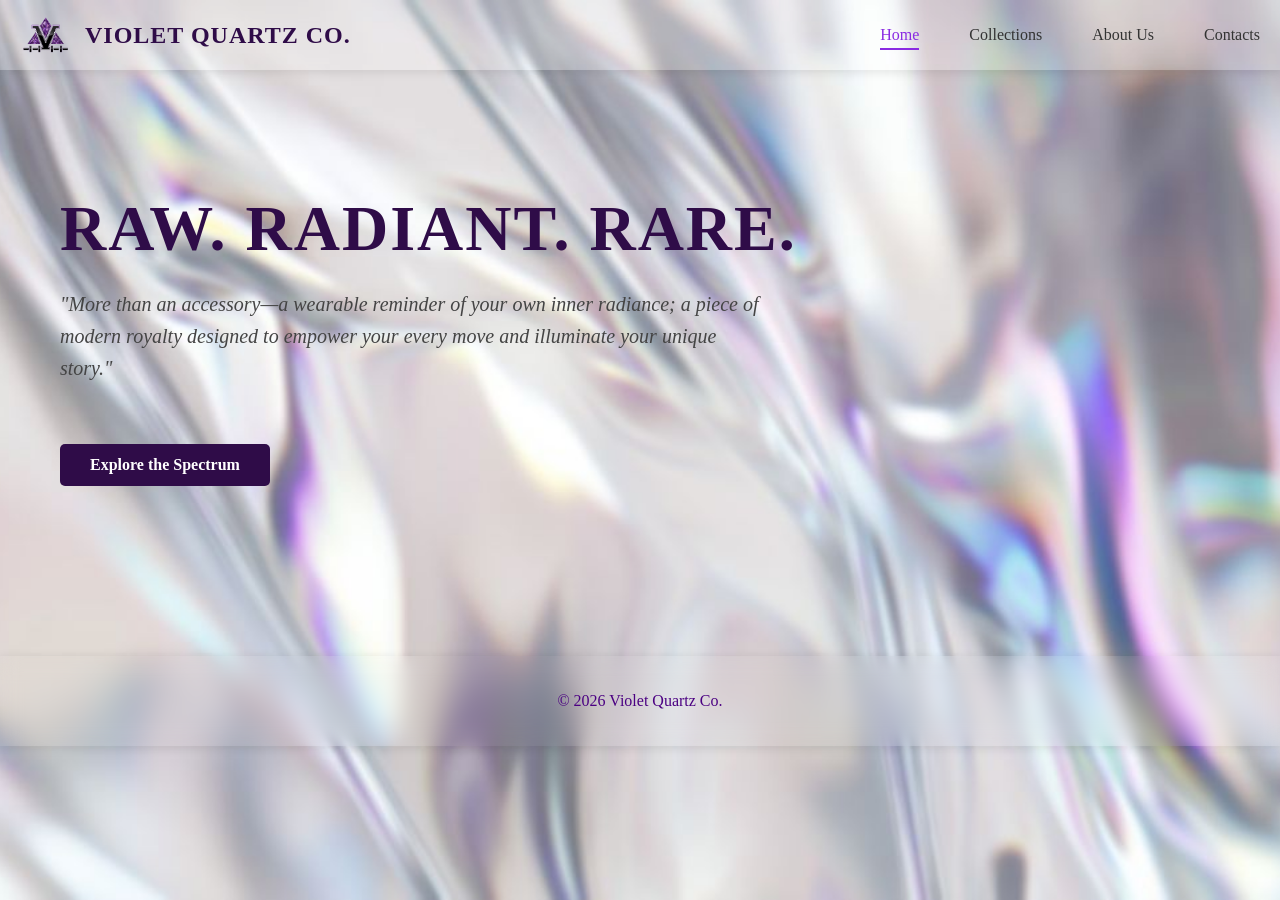
<file: index.html>
<!DOCTYPE html>
<html lang="en">
<head>
    <link rel="stylesheet" href="css/style.css">
    <meta charset="UTF-8">
    <meta name="viewport" content="width=device-width, initial-scale=1.0">
    <title>Violet Quartz Co.</title>
</head>
<body>
    <nav class="navbar">
    <div class="nav-container">
        <div class="nav-logo">
            <a href="index.html" class="nav-home-link">
                <img src="images/logo.png" alt="Logo">
                <span class="brand-name">Violet Quartz Co. </span>
            </a>
        </div>

        <ul class="nav-links">
            <li><a href="index.html" class="active">Home</a></li>
           
            <li class="dropdown">
                <a href="collection.html" class="dropbtn">Collections </a>

                    <ul class="dropdown-content">
                        <li>
                            <a href="ring.html">Rings</a>
                        </li>
                        <li>
                            <a href="necklace.html">Necklaces</a>
                        </li>
                        <li>
                            <a href="earring.html">Earrings</a>
                        </li>
                        <li>
                            <a href="bracelet.html">Bracelets</a>
                        </li>
                        <li>
                            <a href="vault.html">Vault Special</a>
                        </li>
                    </ul>
            </li>

            <li>
                <a href="about.html">About Us</a>
            </li>
            <li>
                <a href="contact.html">Contacts</a>
            </li>
        </ul>

    </div>
    </nav>

        <div class="line-section">
            <div class="line-container">

                <h1 class="headline">Raw. Radiant. Rare.</h1>
                <h3 class="sub-headline">
                    "More than an accessory—a wearable reminder of your own inner radiance;
                    a piece of modern royalty designed to empower your every move and
                    illuminate your unique story."
                </h3>

                <a href="collection.html" class="cta-btn">Explore the Spectrum</a>

            </div>
        </div>

<footer class="index-foot">
        &copy; 2026 Violet Quartz Co.
    </footer>

</body>
</html>
</file>
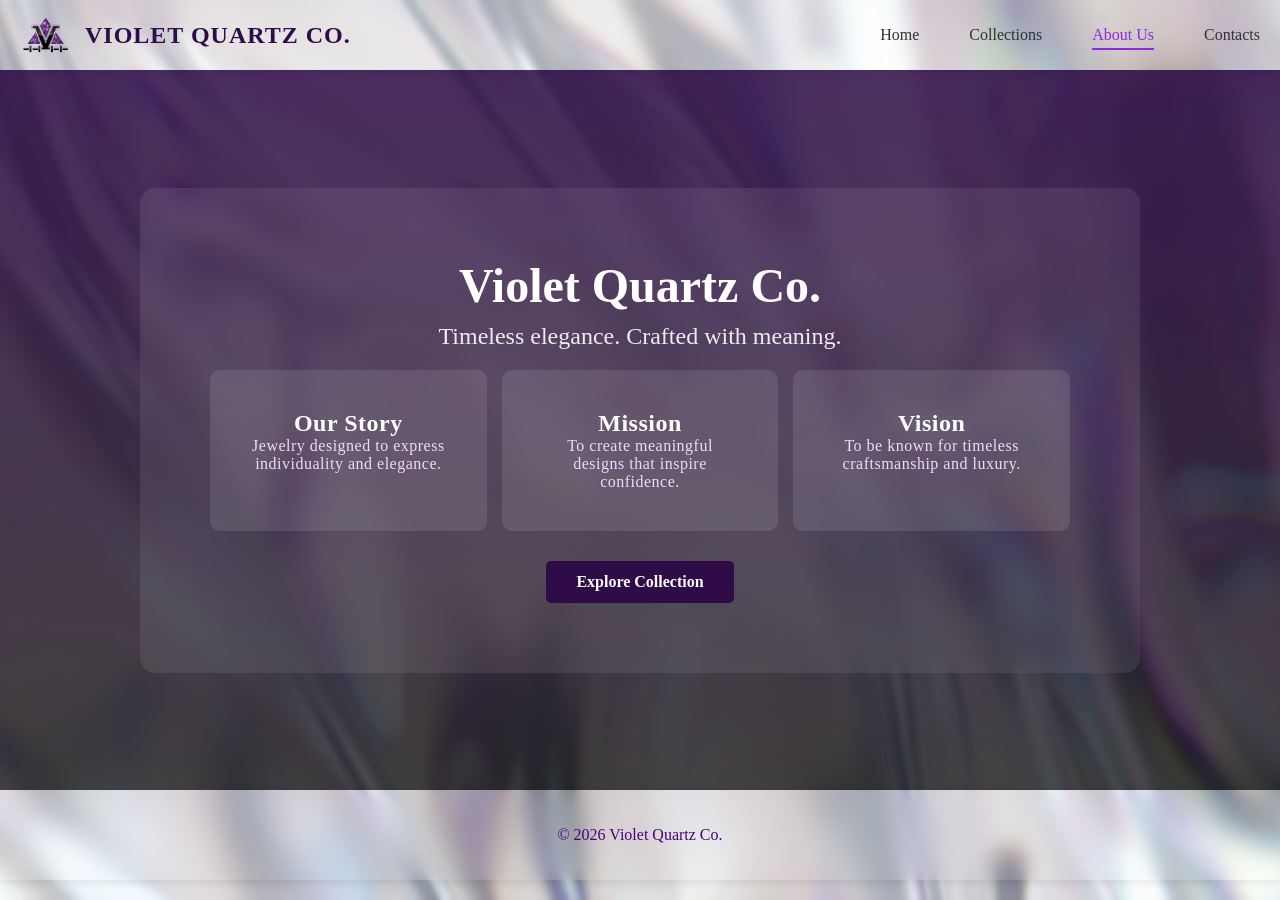
<file: about.html>
<!DOCTYPE html>
<html lang="en">
<head>
    <link rel="stylesheet" href="css/style.css">
    <meta charset="UTF-8">
    <meta name="viewport" content="width=device-width, initial-scale=1.0">
    <title>About Us</title>
</head>
<body>
    <nav class="navbar">
        <div class="nav-container">
        <div class="nav-logo">
            <a href="index.html" class="nav-home-link">
                <img src="images/logo.png" alt="Logo">
                <span class="brand-name">Violet Quartz Co. </span>
            </a>
        </div>

            <ul class="nav-links">
                <li><a href="index.html">Home</a></li>
            
                <li class="dropdown">
                    <a href="collection.html" class="dropbtn">Collections </a>

                        <ul class="dropdown-content">
                            <li>
                                <a href="ring.html">Rings</a>
                            </li>
                            <li>
                                <a href="necklace.html">Necklaces</a>
                            </li>
                            <li>
                                <a href="earring.html">Earrings</a>
                            </li>
                            <li>
                                <a href="bracelet.html">Bracelets</a>
                            </li>
                            <li>
                                <a href="vault.html">Vault Special</a>
                            </li>
                        </ul>
                </li>

                <li>
                    <a href="about.html" class="active">About Us</a>
                </li>
                <li>
                    <a href="contact.html">Contacts</a>
                </li>
            </ul>

        </div>
    </nav>

<!-- ABOUT CONTENT -->
<section class="about-compact">
    <div class="about-box">

        <h1>Violet Quartz Co.</h1>
        <p class="tagline">Timeless elegance. Crafted with meaning.</p>

        <div class="about-grid">
            <div class="about-item">
                <h3>Our Story</h3>
                <p>Jewelry designed to express individuality and elegance.</p>
            </div>

            <div class="about-item">
                <h3>Mission</h3>
                <p>To create meaningful designs that inspire confidence.</p>
            </div>

            <div class="about-item">
                <h3>Vision</h3>
                <p>To be known for timeless craftsmanship and luxury.</p>
            </div>
        </div>

        <a href="collection.html" class="cta-btn">Explore Collection</a>

    </div>
</section>

<footer class="footer about-foot">
    &copy; 2026 Violet Quartz Co.
</footer>

</body>
</html>
</file>
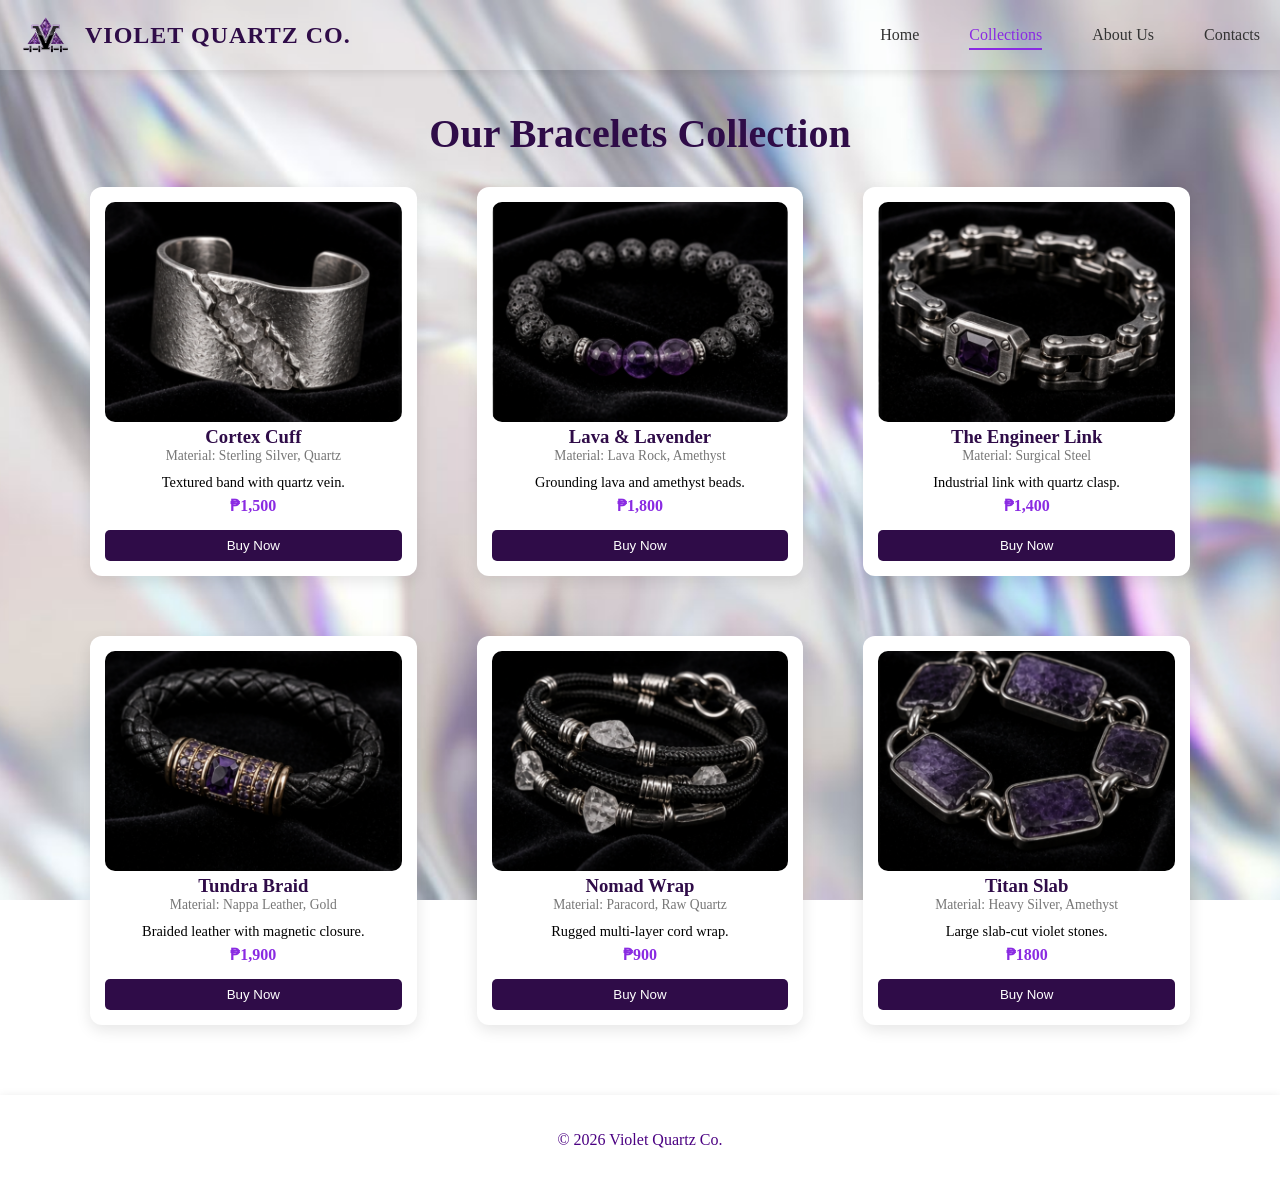
<file: bracelet.html>
<!DOCTYPE html>
<html lang="en">
<head>
    <link rel="stylesheet" href="css/style.css">
    <meta charset="UTF-8">
    <meta name="viewport" content="width=device-width, initial-scale=1.0">
    <title>Bracelet Section</title>
</head>
<body>
    <nav class="navbar">
    <div class="nav-container">
        <div class="nav-logo">
            <a href="index.html" class="nav-home-link">
                <img src="images/logo.png" alt="Logo">
                <span class="brand-name">Violet Quartz Co. </span>
            </a>
        </div>

        <ul class="nav-links">
            <li><a href="index.html">Home</a></li>
           
            <li class="dropdown">
                <a href="collection.html" class="dropbtn, active">Collections </a>

                    <ul class="dropdown-content">
                        <li>
                            <a href="ring.html">Rings</a>
                        </li>
                        <li>
                            <a href="necklace.html">Necklaces</a>
                        </li>
                        <li>
                            <a href="earring.html">Earrings</a>
                        </li>
                        <li>
                            <a href="bracelet.html">Bracelets</a>
                        </li>
                        <li>
                            <a href="vault.html">Vault Special</a>
                        </li>
                    </ul>
            </li>

            <li>
                <a href="about.html">About Us</a>
            </li>
            <li>
                <a href="contact.html">Contacts</a>
            </li>
        </ul>

    </div>
    </nav>

    <section class="product-section">
        <h2 class="section-title">Our Bracelets Collection</h2>

        <div class="product-container">

            <!-- PRODUCT 1 -->
            <div class="product-card">
                <img src="images/bracelet1.png" class="clickable"
                    data-name="Cortex Cuff"
                    data-material="Brushed Sterling Silver, Quartz"
                    data-price="₱1,500"
                    data-desc="A wide, textured metal band with an asymmetrical quartz 'vein' running through the center.">

                <h3>Cortex Cuff</h3>
                <p class="material">Material: Sterling Silver, Quartz</p>
                <p class="desc">Textured band with quartz vein.</p>
                <p class="price">₱1,500</p>
                <button class="buy-btn">Buy Now</button>
            </div>

            <!-- PRODUCT 2 -->
            <div class="product-card">
                <img src="images/bracelet2.png" class="clickable"
                    data-name="Lava & Lavender"
                    data-material="Lava Rock, Amethyst, Elastic"
                    data-price="₱1,800"
                    data-desc="Matte black lava stone beads paired with three amethyst accent beads for a grounding aesthetic.">

                <h3>Lava & Lavender</h3>
                <p class="material">Material: Lava Rock, Amethyst</p>
                <p class="desc">Grounding lava and amethyst beads.</p>
                <p class="price">₱1,800</p>
                <button class="buy-btn">Buy Now</button>
            </div>

            <!-- PRODUCT 3 -->
            <div class="product-card">
                <img src="images/bracelet3.png" class="clickable"
                    data-name="The Engineer Link"
                    data-material="Surgical Steel, Violet Quartz"
                    data-price="₱1,400"
                    data-desc="Industrial bolt-style chain featuring a high-precision violet quartz clasp mechanism.">

                <h3>The Engineer Link</h3>
                <p class="material">Material: Surgical Steel</p>
                <p class="desc">Industrial link with quartz clasp.</p>
                <p class="price">₱1,400</p>
                <button class="buy-btn">Buy Now</button>
            </div>

            <!-- PRODUCT 4 -->
            <div class="product-card">
                <img src="images/bracelet4.png" class="clickable"
                    data-name="Tundra Braid"
                    data-material="Nappa Leather, Gold, Amethyst"
                    data-price="₱1,900"
                    data-desc="Premium braided genuine leather finished with a magnetic quartz-encrusted gold closure.">

                <h3>Tundra Braid</h3>
                <p class="material">Material: Nappa Leather, Gold</p>
                <p class="desc">Braided leather with magnetic closure.</p>
                <p class="price">₱1,900</p>
                <button class="buy-btn">Buy Now</button>
            </div>

            <!-- PRODUCT 5 -->
            <div class="product-card">
                <img src="images/bracelet5.png" class="clickable"
                    data-name="Nomad Wrap"
                    data-material="Paracord, Silver, Raw Quartz"
                    data-price="₱900"
                    data-desc="A rugged multi-layer paracord and silver wire wrap featuring natural raw stone spacers.">

                <h3>Nomad Wrap</h3>
                <p class="material">Material: Paracord, Raw Quartz</p>
                <p class="desc">Rugged multi-layer cord wrap.</p>
                <p class="price">₱900</p>
                <button class="buy-btn">Buy Now</button>
            </div>

            <!-- PRODUCT 6 -->
            <div class="product-card">
                <img src="images/bracelet6.png" class="clickable"
                    data-name="Titan Slab"
                    data-material="Heavy Silver, Slab-cut Amethyst"
                    data-price="₱1,800"
                    data-desc="Impressive large, flat-faced violet stones linked together by heavy artisan silver rings.">

                <h3>Titan Slab</h3>
                <p class="material">Material: Heavy Silver, Amethyst</p>
                <p class="desc">Large slab-cut violet stones.</p>
                <p class="price">₱1800</p>
                <button class="buy-btn">Buy Now</button>
            </div>

        </div>
    </section>

<!-- MODAL -->
<div id="productModal" class="modal">
    <div class="modal-box">
        <span class="close">&times;</span>

        <img id="modalImg">
        <h2 id="modalName"></h2>
        <p id="modalMaterial"></p>
        <p id="modalDesc"></p>
        <p id="modalPrice" class="price"></p>

        <button class="buy-btn">Buy Now</button>
    </div>
</div>

<script>
const modal = document.getElementById("productModal");
const modalImg = document.getElementById("modalImg");
const modalName = document.getElementById("modalName");
const modalMaterial = document.getElementById("modalMaterial");
const modalDesc = document.getElementById("modalDesc");
const modalPrice = document.getElementById("modalPrice");

document.querySelectorAll(".clickable").forEach(img => {
    img.addEventListener("click", function() {
        modal.classList.add("show");

        modalImg.src = this.src;
        modalName.textContent = this.dataset.name;
        modalMaterial.textContent = "Material: " + this.dataset.material;
        modalDesc.textContent = this.dataset.desc;
        modalPrice.textContent = this.dataset.price;
    });
});

document.querySelector(".close").onclick = () => {
    modal.classList.remove("show");
};

modal.addEventListener("click", (e) => {
    if (e.target === modal) modal.classList.remove("show");
});

document.querySelectorAll(".buy-btn").forEach(btn => {
    btn.addEventListener("click", () => {
        alert("🛒 Purchase feature coming soon!");
    });
});
</script>

    <footer class="collection-foot">
        &copy; 2026 Violet Quartz Co.
    </footer>

</body>
</html>
</file>
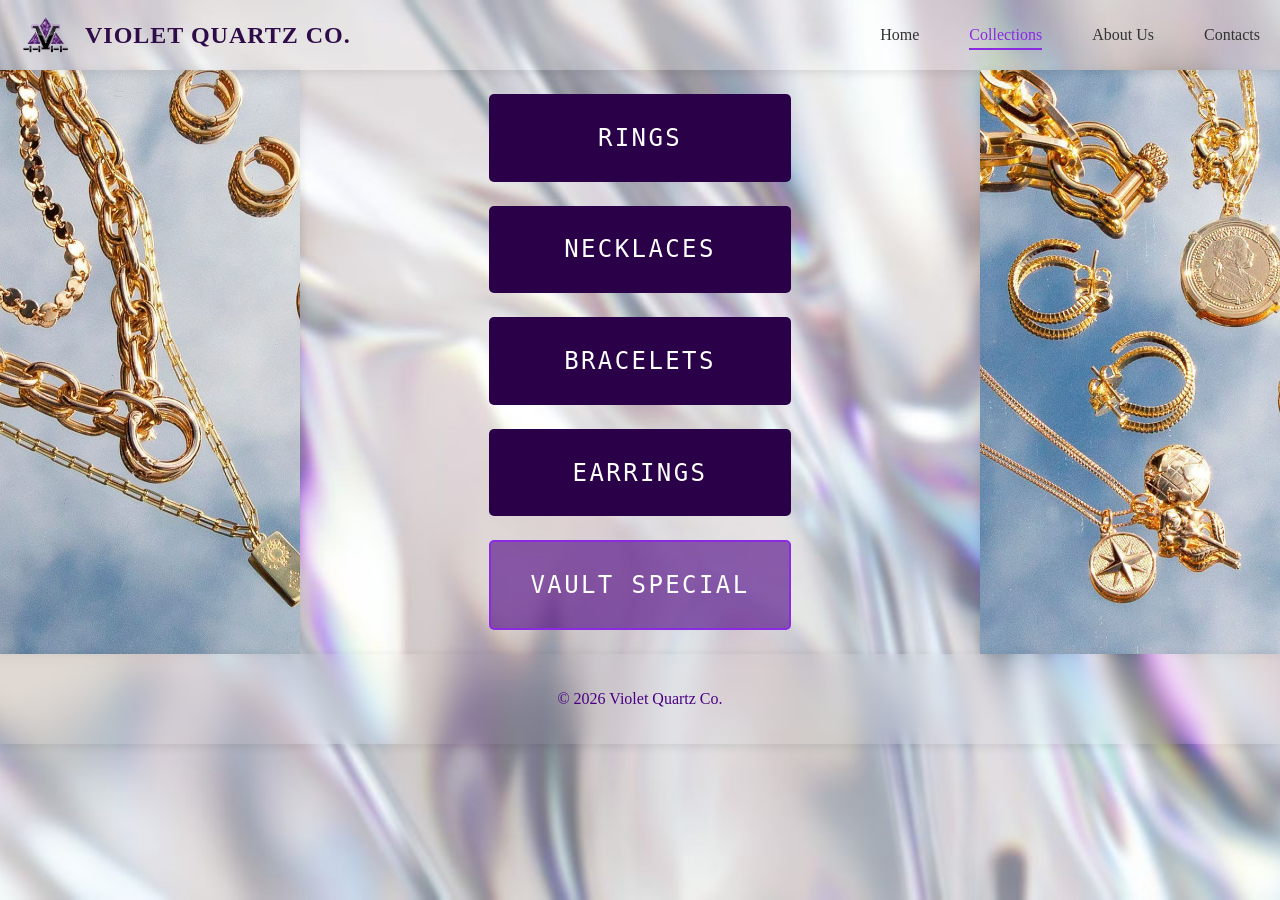
<file: collection.html>
<!DOCTYPE html>
<html lang="en">
<head>
    <link rel="stylesheet" href="css/style.css">
    <meta charset="UTF-8">
    <meta name="viewport" content="width=device-width, initial-scale=1.0">
    <title>Collections</title>
</head>
<body>
    <nav class="navbar">
    <div class="nav-container">
        <div class="nav-logo">
            <a href="index.html" class="nav-home-link">
                <img src="images/logo.png" alt="Logo">
                <span class="brand-name">Violet Quartz Co. </span>
            </a>
        </div>

        <ul class="nav-links">
            <li><a href="index.html">Home</a></li>
           
            <li class="dropdown">
                <a href="collection.html" class="dropbtn, active">Collections </a>

                    <ul class="dropdown-content">
                        <li>
                            <a href="ring.html">Rings</a>
                        </li>
                        <li>
                            <a href="necklace.html">Necklaces</a>
                        </li>
                        <li>
                            <a href="earring.html">Earrings</a>
                        </li>
                        <li>
                            <a href="bracelet.html">Bracelets</a>
                        </li>
                        <li>
                            <a href="vault.html">Vault Special</a>
                        </li>
                    </ul>
            </li>

            <li>
                 <a href="about.html">About Us</a>
            </li>
            <li>
                <a href="contact.html">Contacts</a>
            </li>
        </ul>
    </div>
    </nav>

    <main class="page-container">
        <aside class="side-panel left-panel">
            <img src="images/side_img1.jpg" alt="Jewelry showcase left">
        </aside>

        <section class="collection-links-container">
            <div class="links-list">
                <a href="ring.html" class="collection-link">RINGS</a>
                <a href="necklace.html" class="collection-link">NECKLACES</a>
                <a href="bracelet.html" class="collection-link">BRACELETS</a>
                <a href="earring.html" class="collection-link">EARRINGS</a>
                 <a href="vault.html" class="collection-link highlight">VAULT SPECIAL</a>
            </div>
        </section>

        <aside class="side-panel right-panel">
            <img src="images/side_img.jpg" alt="Jewelry showcase right">
        </aside>
    </main>

<footer class="footer collection-foot">
        &copy; 2026 Violet Quartz Co.
    </footer>

</body>
</html>
</file>
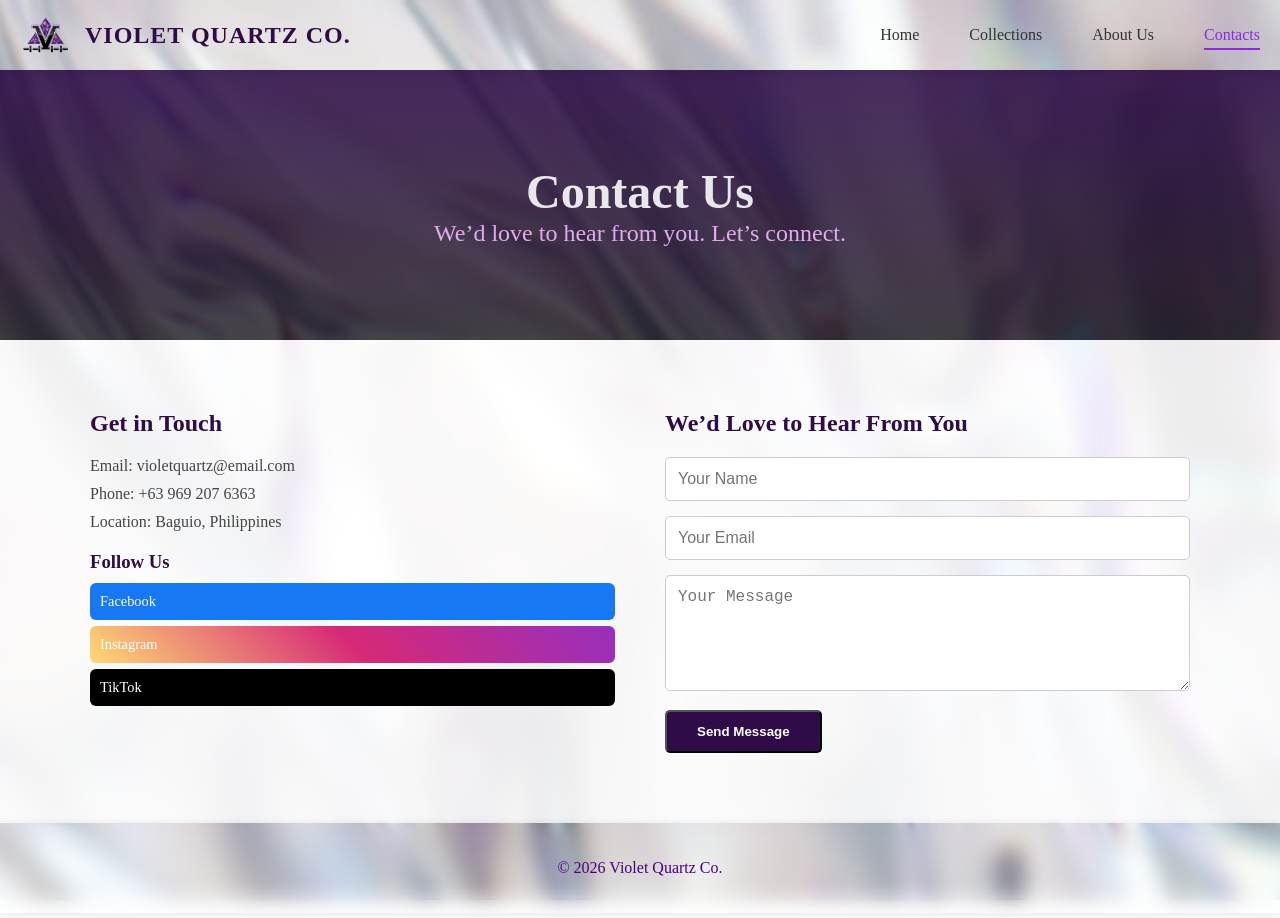
<file: contact.html>
<!DOCTYPE html>
<html lang="en">
<head>
    <link rel="stylesheet" href="css/style.css">
    <meta charset="UTF-8">
    <meta name="viewport" content="width=device-width, initial-scale=1.0">
    <title>Contacts</title>
</head>
<body>
    <nav class="navbar">
    <div class="nav-container">
        <div class="nav-logo">
            <a href="index.html" class="nav-home-link">
                <img src="images/logo.png" alt="Logo">
                <span class="brand-name">Violet Quartz Co. </span>
            </a>
        </div>

        <ul class="nav-links">
            <li><a href="index.html">Home</a></li>
           
            <li class="dropdown">
                <a href="collection.html" class="dropbtn">Collections </a>

                    <ul class="dropdown-content">
                        <li>
                            <a href="ring.html">Rings</a>
                        </li>
                        <li>
                            <a href="necklace.html">Necklaces</a>
                        </li>
                        <li>
                            <a href="earring.html">Earrings</a>
                        </li>
                        <li>
                            <a href="bracelet.html">Bracelets</a>
                        </li>
                        <li>
                            <a href="vault.html">Vault Special</a>
                        </li>
                    </ul>
            </li>

            <li>
                <a href="about.html">About Us</a>
            </li>
            <li>
                <a href="contact.html" class="active">Contacts</a>
            </li>
        </ul>

    </div>
    </nav>

<section class="contact-hero">
    <div class="overlay"></div>
    <div class="hero-content">
        <h1>Contact Us</h1>
        <p>We’d love to hear from you. Let’s connect.</p>
    </div>
</section>

<section class="contact-section">
    <div class="contact-container">

        <div class="contact-info">
            <h2>Get in Touch</h2>
            <p>Email: violetquartz@email.com</p>
            <p>Phone: +63 969 207 6363</p>
            <p>Location: Baguio, Philippines</p>

            <div class="social-links">
                <h3>Follow Us</h3>

                <a href="https://www.facebook.com" target="_blank" class="social fb">
                    Facebook
                </a>

                <a href="https://www.instagram.com" target="_blank" class="social ig">
                    Instagram
                </a>

                <a href="https://www.tiktok.com" target="_blank" class="social tt">
                    TikTok
                </a>
            </div>
        </div>

        <form class="contact-form">
            <h2>We’d Love to Hear From You</h2>

            <div class="input-group">
                <input type="text" placeholder="Your Name" required>
            </div>

            <div class="input-group">
                <input type="email" placeholder="Your Email" required>
            </div>

            <div class="input-group">
                <textarea rows="5" placeholder="Your Message" required></textarea>
            </div>

            <p id="success-message" style="display:none; color: rgb(164, 0, 179); margin-bottom: 10px;">
                Your message has been sent successfully!
            </p>

            <button type="submit" class="cta-btn">Send Message</button>
        </form>

    </div>
</section>

<footer class="footer contact-foot">
        &copy; 2026 Violet Quartz Co.
    </footer>

    <script>
        const form = document.querySelector(".contact-form");
        const successMessage = document.getElementById("success-message");

        form.addEventListener("submit", function(e) {
            e.preventDefault(); // stop page refresh

            // show success message
            successMessage.style.display = "block";

            // optional: clear form fields
            form.reset();

            // optional: hide message after 3 seconds
            setTimeout(() => {
                successMessage.style.display = "none";
            }, 5000);
        });
    </script>
</body>
</html>
</file>
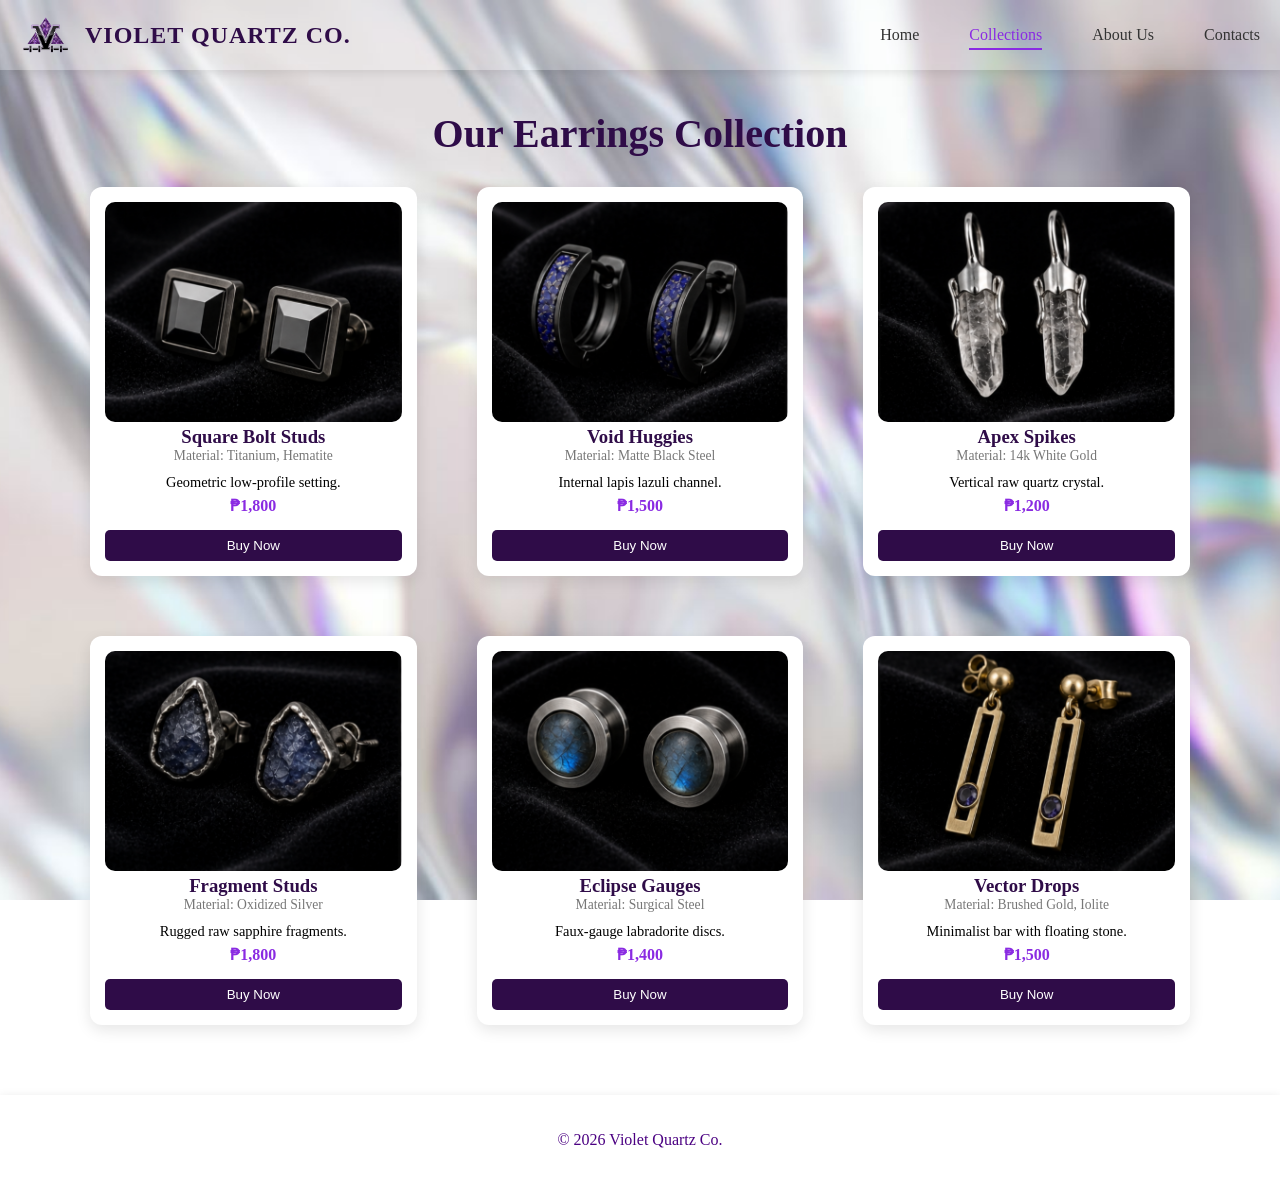
<file: earring.html>
<!DOCTYPE html>
<html lang="en">
<head>
    <link rel="stylesheet" href="css/style.css">
    <meta charset="UTF-8">
    <meta name="viewport" content="width=device-width, initial-scale=1.0">
    <title>Earring Section</title>
</head>
<body>
    <nav class="navbar">
    <div class="nav-container">
        <div class="nav-logo">
            <a href="index.html" class="nav-home-link">
                <img src="images/logo.png" alt="Logo">
                <span class="brand-name">Violet Quartz Co. </span>
            </a>
        </div>

        <ul class="nav-links">
            <li><a href="index.html">Home</a></li>
           
            <li class="dropdown">
                <a href="collection.html" class="dropbtn, active">Collections </a>

                    <ul class="dropdown-content">
                        <li>
                            <a href="ring.html">Rings</a>
                        </li>
                        <li>
                            <a href="necklace.html">Necklaces</a>
                        </li>
                        <li>
                            <a href="earring.html">Earrings</a>
                        </li>
                        <li>
                            <a href="bracelet.html">Bracelets</a>
                        </li>
                        <li>
                            <a href="vault.html">Vault Special</a>
                        </li>
                    </ul>
            </li>

            <li>
                <a href="about.html">About Us</a>
            </li>
            <li>
                <a href="contact.html">Contacts</a>
            </li>
        </ul>

    </div>
    </nav>

 
    <section class="product-section">
        <h2 class="section-title">Our Earrings Collection</h2>

        <div class="product-container">

            <!-- PRODUCT 1 -->
            <div class="product-card">
                <img src="images/earring1.png" class="clickable"
                    data-name="Square Bolt Studs"
                    data-material="Titanium, Hematite"
                    data-price="₱1,800"
                    data-desc="Sharp, geometric square-cut stones in a low-profile setting.">

                <h3>Square Bolt Studs</h3>
                <p class="material">Material: Titanium, Hematite</p>
                <p class="desc">Geometric low-profile setting.</p>
                <p class="price">₱1,800</p>
                <button class="buy-btn">Buy Now</button>
            </div>

            <!-- PRODUCT 2 -->
            <div class="product-card">
                <img src="images/earring2.png" class="clickable"
                    data-name="Void Huggies"
                    data-material="Matte Black Steel, Lapis Lazuli Dust"
                    data-price="₱1,500"
                    data-desc="Small, thick hoops with an internal 'channel' of lapis lazuli dust.">

                <h3>Void Huggies</h3>
                <p class="material">Material: Matte Black Steel</p>
                <p class="desc">Internal lapis lazuli channel.</p>
                <p class="price">₱1,500</p>
                <button class="buy-btn">Buy Now</button>
            </div>

            <!-- PRODUCT 3 -->
            <div class="product-card">
                <img src="images/earring3.png" class="clickable"
                    data-name="Apex Spikes"
                    data-material="14k White Gold, Raw Quartz"
                    data-price="₱1,200"
                    data-desc="Single-point quartz crystal earrings that hang vertically.">

                <h3>Apex Spikes</h3>
                <p class="material">Material: 14k White Gold</p>
                <p class="desc">Vertical raw quartz crystal.</p>
                <p class="price">₱1,200</p>
                <button class="buy-btn">Buy Now</button>
            </div>

            <!-- PRODUCT 4 -->
            <div class="product-card">
                <img src="images/earring4.png" class="clickable"
                    data-name="Fragment Studs"
                    data-material="Oxidized Silver, Raw Sapphire"
                    data-price="₱1,800"
                    data-desc="Uneven, 'broken' stone fragments for a rugged, natural look.">

                <h3>Fragment Studs</h3>
                <p class="material">Material: Oxidized Silver</p>
                <p class="desc">Rugged raw sapphire fragments.</p>
                <p class="price">₱1,800</p>
                <button class="buy-btn">Buy Now</button>
            </div>

            <!-- PRODUCT 5 -->
            <div class="product-card">
                <img src="images/earring5.png" class="clickable"
                    data-name="Eclipse Gauges"
                    data-material="Surgical Steel, Labradorite"
                    data-price="₱1,400"
                    data-desc="Faux-gauge style circular discs with a blue center.">

                <h3>Eclipse Gauges</h3>
                <p class="material">Material: Surgical Steel</p>
                <p class="desc">Faux-gauge labradorite discs.</p>
                <p class="price">₱1,400</p>
                <button class="buy-btn">Buy Now</button>
            </div>

            <!-- PRODUCT 6 -->
            <div class="product-card">
                <img src="images/earring6.png" class="clickable"
                    data-name="Vector Drops"
                    data-material="Brushed Gold, Iolite"
                    data-price="₱1,500"
                    data-desc="Thin, minimalist bars featuring a single floating stone.">

                <h3>Vector Drops</h3>
                <p class="material">Material: Brushed Gold, Iolite</p>
                <p class="desc">Minimalist bar with floating stone.</p>
                <p class="price">₱1,500</p>
                <button class="buy-btn">Buy Now</button>
            </div>

        </div>
    </section>

<!-- MODAL -->
<div id="productModal" class="modal">
    <div class="modal-box">
        <span class="close">&times;</span>

        <img id="modalImg">
        <h2 id="modalName"></h2>
        <p id="modalMaterial"></p>
        <p id="modalDesc"></p>
        <p id="modalPrice" class="price"></p>

        <button class="buy-btn">Buy Now</button>
    </div>
</div>

<script>
const modal = document.getElementById("productModal");
const modalImg = document.getElementById("modalImg");
const modalName = document.getElementById("modalName");
const modalMaterial = document.getElementById("modalMaterial");
const modalDesc = document.getElementById("modalDesc");
const modalPrice = document.getElementById("modalPrice");

document.querySelectorAll(".clickable").forEach(img => {
    img.addEventListener("click", function() {
        modal.classList.add("show");

        modalImg.src = this.src;
        modalName.textContent = this.dataset.name;
        modalMaterial.textContent = "Material: " + this.dataset.material;
        modalDesc.textContent = this.dataset.desc;
        modalPrice.textContent = this.dataset.price;
    });
});

document.querySelector(".close").onclick = () => {
    modal.classList.remove("show");
};

modal.addEventListener("click", (e) => {
    if (e.target === modal) modal.classList.remove("show");
});

document.querySelectorAll(".buy-btn").forEach(btn => {
    btn.addEventListener("click", () => {
        alert("🛒 Purchase feature coming soon!");
    });
});
</script>

    <footer class="collection-foot">
        &copy; 2026 Violet Quartz Co.
    </footer>

</body>
</html>
</file>
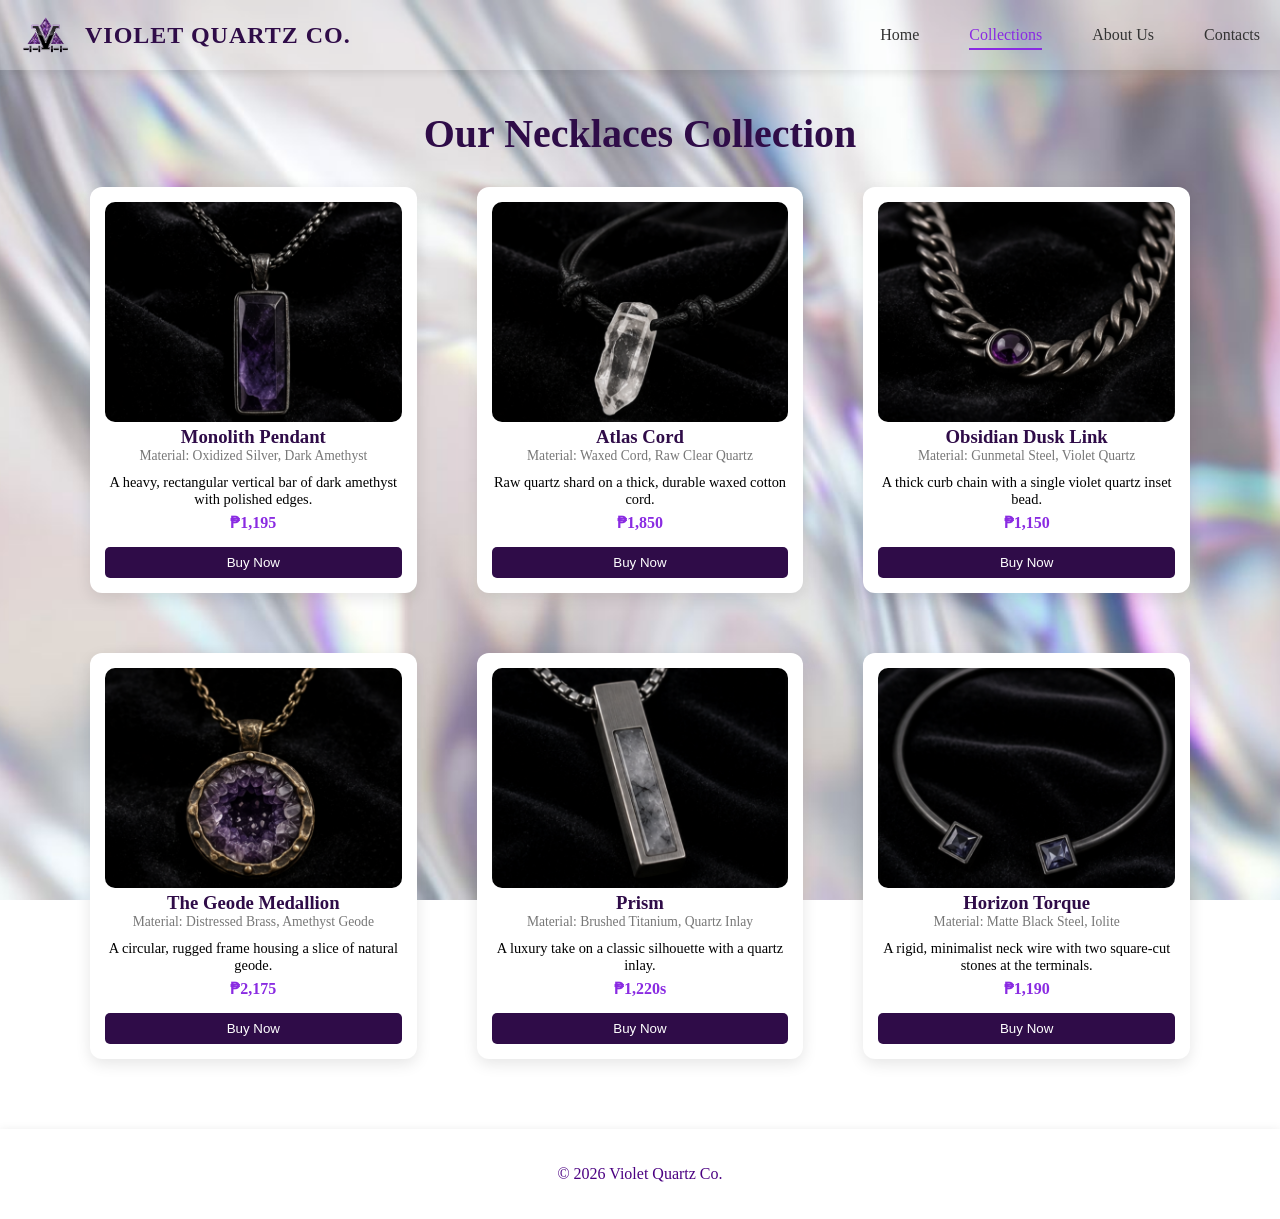
<file: necklace.html>
<!DOCTYPE html>
<html lang="en">
<head>
    <link rel="stylesheet" href="css/style.css">
    <meta charset="UTF-8">
    <meta name="viewport" content="width=device-width, initial-scale=1.0">
    <title>Necklace Section</title>
</head>
<body>
    <nav class="navbar">
        <div class="nav-container">
        <div class="nav-logo">
            <a href="index.html" class="nav-home-link">
                <img src="images/logo.png" alt="Logo">
                <span class="brand-name">Violet Quartz Co. </span>
            </a>
        </div>

            <ul class="nav-links">
                <li><a href="index.html">Home</a></li>
            
                <li class="dropdown">
                    <a href="collection.html" class="dropbtn, active">Collections </a>

                        <ul class="dropdown-content">
                            <li>
                                <a href="ring.html">Rings</a>
                            </li>
                            <li>
                                <a href="necklace.html">Necklaces</a>
                            </li>
                            <li>
                                <a href="earring.html">Earrings</a>
                            </li>
                            <li>
                                <a href="bracelet.html">Bracelets</a>
                            </li>
                            <li>
                                <a href="vault.html">Vault Special</a>
                            </li>
                        </ul>
                </li>

                <li>
                    <a href="about.html">About Us</a>
                </li>
                <li>
                    <a href="contact.html">Contacts</a>
                </li>
            </ul>

        </div>
    </nav>

    <section class="product-section">
    <h2 class="section-title">Our Necklaces Collection</h2>

    <div class="product-container">

    <!-- PRODUCT -->
        <div class="product-card">
            <img src="images/necklace1.png" class="clickable"
                data-name="Monolith Pendant"
                data-material="Oxidized Silver, Dark Amethyst"
                data-price="₱1,195"
                data-desc="A heavy, rectangular vertical bar of dark amethyst with polished edges.">

            <h3>Monolith Pendant</h3>
            <p class="material">Material: Oxidized Silver, Dark Amethyst </p>
            <p class="desc">A heavy, rectangular vertical bar of dark amethyst with polished edges.</p>
            <p class="price">₱1,195</p>
            <button class="buy-btn">Buy Now</button>
        </div>

        <div class="product-card">
            <img src="images/necklace2.png" class="clickable"
                data-name="Atlas Cord"
                data-material="Waxed Cord, Raw Clear Quartz"
                data-price="₱1,850"
                data-desc="Raw quartz shard on a thick, durable waxed cotton cord.">

            <h3>Atlas Cord</h3>
            <p class="material">Material: Waxed Cord, Raw Clear Quartz </p>
            <p class="desc">Raw quartz shard on a thick, durable waxed cotton cord.</p>
            <p class="price">₱1,850</p>
            <button class="buy-btn">Buy Now</button>
        </div>

        <div class="product-card">
            <img src="images/necklace3.png" class="clickable"
                data-name="Obsidian Dusk Link"
                data-material="Gunmetal Steel, Violet Quartz"
                data-price="₱1,150"
                data-desc="A thick curb chain with a single violet quartz inset bead.">

            <h3>Obsidian Dusk Link</h3>
            <p class="material">Material: Gunmetal Steel, Violet Quartz </p>
            <p class="desc">A thick curb chain with a single violet quartz inset bead.</p>
            <p class="price">₱1,150</p>
            <button class="buy-btn">Buy Now</button>
        </div>

        <div class="product-card">
            <img src="images/necklace4.png" class="clickable"
                data-name="The Geode Medallion"
                data-material="Distressed Brass, Amethyst Geode"
                data-price="₱2,175"
                data-desc="A circular, rugged frame housing a slice of natural geode.">

            <h3>The Geode Medallion</h3>
            <p class="material">Material: Distressed Brass, Amethyst Geode </p>
            <p class="desc">A circular, rugged frame housing a slice of natural geode.</p>
            <p class="price">₱2,175</p>
            <button class="buy-btn">Buy Now</button>
        </div>

        <div class="product-card">
            <img src="images/necklace5.png" class="clickable"
                data-name="Prism"
                data-material="Brushed Titanium, Quartz Inlay"
                data-price="₱1,220"
                data-desc="A luxury take on a classic silhouette with a quartz inlay.">

            <h3>Prism</h3>
            <p class="material">Material: Brushed Titanium, Quartz Inlay </p>
            <p class="desc">A luxury take on a classic silhouette with a quartz inlay.</p>
            <p class="price">₱1,220s</p>
            <button class="buy-btn">Buy Now</button>
        </div>

        <div class="product-card">
            <img src="images/necklace6.png" class="clickable"
                data-name="Horizon Torque"
                data-material="Matte Black Steel, Iolite"
                data-price="₱1,190"
                data-desc="A rigid, minimalist neck wire with two square-cut stones at the terminals.">

            <h3>Horizon Torque</h3>
            <p class="material">Material: Matte Black Steel, Iolite </p>
            <p class="desc">A rigid, minimalist neck wire with two square-cut stones at the terminals.</p>
            <p class="price">₱1,190</p>
            <button class="buy-btn">Buy Now</button>
        </div>

    </div>
</section>

<!-- MODAL -->
<div id="productModal" class="modal">
    <div class="modal-box">
        <span class="close">&times;</span>

        <img id="modalImg">
        <h2 id="modalName"></h2>
        <p id="modalMaterial"></p>
        <p id="modalDesc"></p>
        <p id="modalPrice" class="price"></p>

        <button class="buy-btn">Buy Now</button>
    </div>
</div>

<script>
const modal = document.getElementById("productModal");
const modalImg = document.getElementById("modalImg");
const modalName = document.getElementById("modalName");
const modalMaterial = document.getElementById("modalMaterial");
const modalDesc = document.getElementById("modalDesc");
const modalPrice = document.getElementById("modalPrice");

document.querySelectorAll(".clickable").forEach(img => {
    img.addEventListener("click", function() {
        modal.classList.add("show");

        modalImg.src = this.src;
        modalName.textContent = this.dataset.name;
        modalMaterial.textContent = "Material: " + this.dataset.material;
        modalDesc.textContent = this.dataset.desc;
        modalPrice.textContent = this.dataset.price;
    });
});

document.querySelector(".close").onclick = () => {
    modal.classList.remove("show");
};

modal.addEventListener("click", (e) => {
    if (e.target === modal) modal.classList.remove("show");
});

document.querySelectorAll(".buy-btn").forEach(btn => {
    btn.addEventListener("click", () => {
        alert("🛒 Purchase feature coming soon!");
    });
});
</script>

    <footer class="collection-foot">
        &copy; 2026 Violet Quartz Co.
    </footer>

</body>
</html>
</file>
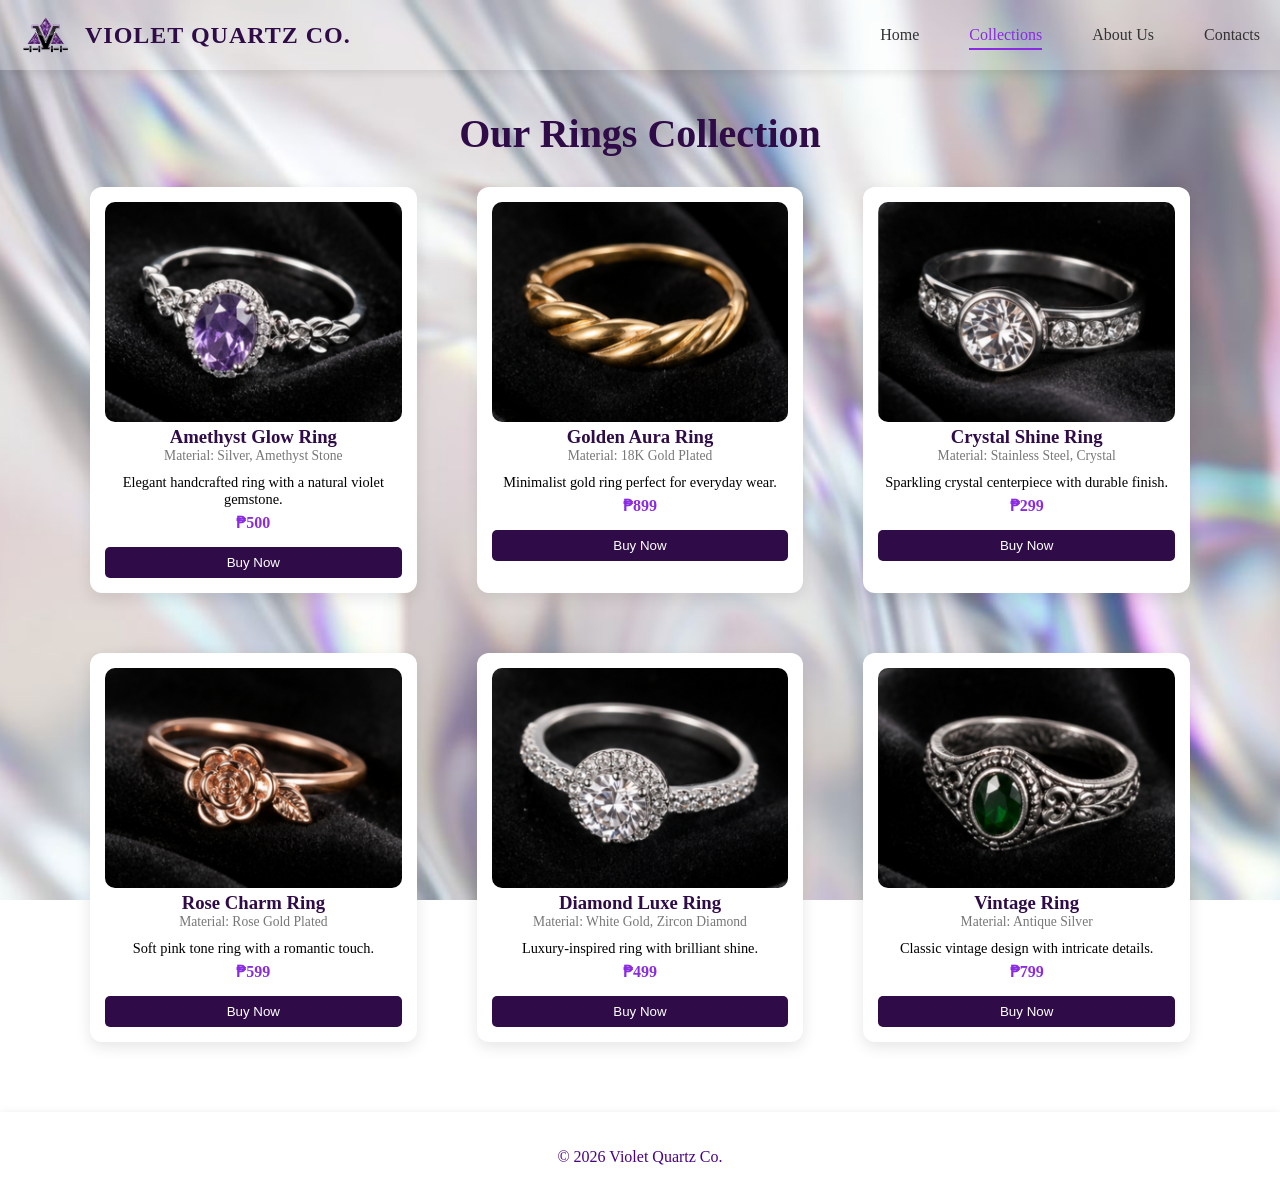
<file: ring.html>
<!DOCTYPE html>
<html lang="en">
<head>
    <link rel="stylesheet" href="css/style.css">
    <meta charset="UTF-8">
    <meta name="viewport" content="width=device-width, initial-scale=1.0">
    <title>Ring Section</title>
</head>
<body>
    <nav class="navbar">
    <div class="nav-container">
        <div class="nav-logo">
            <a href="index.html" class="nav-home-link">
                <img src="images/logo.png" alt="Logo">
                <span class="brand-name">Violet Quartz Co. </span>
            </a>
        </div>

        <ul class="nav-links">
            <li><a href="index.html">Home</a></li>
           
            <li class="dropdown">
                <a href="collection.html" class="dropbtn, active">Collections </a>

                    <ul class="dropdown-content">
                        <li>
                            <a href="ring.html">Rings</a>
                        </li>
                        <li>
                            <a href="necklace.html">Necklaces</a>
                        </li>
                        <li>
                            <a href="earring.html">Earrings</a>
                        </li>
                        <li>
                            <a href="bracelet.html">Bracelets</a>
                        </li>
                        <li>
                            <a href="vault.html">Vault Special</a>
                        </li>
                    </ul>
            </li>

            <li>
                <a href="about.html">About Us</a>
            </li>
            <li>
                <a href="contact.html">Contacts</a>
            </li>
        </ul>

    </div>
    </nav>

    <section class="product-section">
    <h2 class="section-title">Our Rings Collection</h2>

    <div class="product-container">

        <!-- PRODUCT -->
        <div class="product-card">
            <img src="images/ring1.png" class="clickable"
                data-name="Amethyst Glow Ring"
                data-material="Silver, Amethyst Stone"
                data-price="₱500"
                data-desc="Elegant handcrafted ring with a natural violet gemstone.">

            <h3>Amethyst Glow Ring</h3>
            <p class="material">Material: Silver, Amethyst Stone</p>
            <p class="desc">Elegant handcrafted ring with a natural violet gemstone.</p>
            <p class="price">₱500</p>
            <button class="buy-btn">Buy Now</button>
        </div>

        <div class="product-card">
            <img src="images/ring2.png" class="clickable"
                data-name="Golden Aura Ring"
                data-material="18K Gold Plated"
                data-price="₱899"
                data-desc="Minimalist gold ring perfect for everyday wear.">

            <h3>Golden Aura Ring</h3>
            <p class="material">Material: 18K Gold Plated</p>
            <p class="desc">Minimalist gold ring perfect for everyday wear.</p>
            <p class="price">₱899</p>
            <button class="buy-btn">Buy Now</button>
        </div>

        <div class="product-card">
            <img src="images/ring3.png" class="clickable"
                data-name="Crystal Shine Ring"
                data-material="Stainless Steel, Crystal"
                data-price="₱299"
                data-desc="Sparkling crystal centerpiece with durable finish.">

            <h3>Crystal Shine Ring</h3>
            <p class="material">Material: Stainless Steel, Crystal</p>
            <p class="desc">Sparkling crystal centerpiece with durable finish.</p>
            <p class="price">₱299</p>
            <button class="buy-btn">Buy Now</button>
        </div>

        <div class="product-card">
            <img src="images/ring4.png" class="clickable"
                data-name="Rose Charm Ring"
                data-material="Rose Gold Plated"
                data-price="₱599"
                data-desc="Soft pink tone ring with a romantic touch.">

            <h3>Rose Charm Ring</h3>
            <p class="material">Material: Rose Gold Plated</p>
            <p class="desc">Soft pink tone ring with a romantic touch.</p>
            <p class="price">₱599</p>
            <button class="buy-btn">Buy Now</button>
        </div>

        <div class="product-card">
            <img src="images/ring5.png" class="clickable"
                data-name="Diamond Luxe Ring"
                data-material="White Gold, Zircon Diamond"
                data-price="₱499"
                data-desc="Luxury-inspired ring with brilliant shine.">

            <h3>Diamond Luxe Ring</h3>
            <p class="material">Material: White Gold, Zircon Diamond</p>
            <p class="desc">Luxury-inspired ring with brilliant shine.</p>
            <p class="price">₱499</p>
            <button class="buy-btn">Buy Now</button>
        </div>

        <div class="product-card">
            <img src="images/ring6.png" class="clickable"
                data-name="Vintage Violet Ring"
                data-material="Antique Silver"
                data-price="₱799"
                data-desc="Classic vintage design with intricate details.">

            <h3>Vintage Ring</h3>
            <p class="material">Material: Antique Silver</p>
            <p class="desc">Classic vintage design with intricate details.</p>
            <p class="price">₱799</p>
            <button class="buy-btn">Buy Now</button>
        </div>

    </div>
</section>

<!-- MODAL -->
<div id="productModal" class="modal">
    <div class="modal-box">
        <span class="close">&times;</span>

        <img id="modalImg">
        <h2 id="modalName"></h2>
        <p id="modalMaterial"></p>
        <p id="modalDesc"></p>
        <p id="modalPrice" class="price"></p>

        <button class="buy-btn">Buy Now</button>
    </div>
</div>

<script>
const modal = document.getElementById("productModal");
const modalImg = document.getElementById("modalImg");
const modalName = document.getElementById("modalName");
const modalMaterial = document.getElementById("modalMaterial");
const modalDesc = document.getElementById("modalDesc");
const modalPrice = document.getElementById("modalPrice");

document.querySelectorAll(".clickable").forEach(img => {
    img.addEventListener("click", function() {
        modal.classList.add("show");

        modalImg.src = this.src;
        modalName.textContent = this.dataset.name;
        modalMaterial.textContent = "Material: " + this.dataset.material;
        modalDesc.textContent = this.dataset.desc;
        modalPrice.textContent = this.dataset.price;
    });
});

document.querySelector(".close").onclick = () => {
    modal.classList.remove("show");
};

modal.addEventListener("click", (e) => {
    if (e.target === modal) modal.classList.remove("show");
});

document.querySelectorAll(".buy-btn").forEach(btn => {
    btn.addEventListener("click", () => {
        alert("🛒 Purchase feature coming soon!");
    });
});
</script>

    <footer class="collection-foot">
        &copy; 2026 Violet Quartz Co.
    </footer>

</body>
</html>
</file>
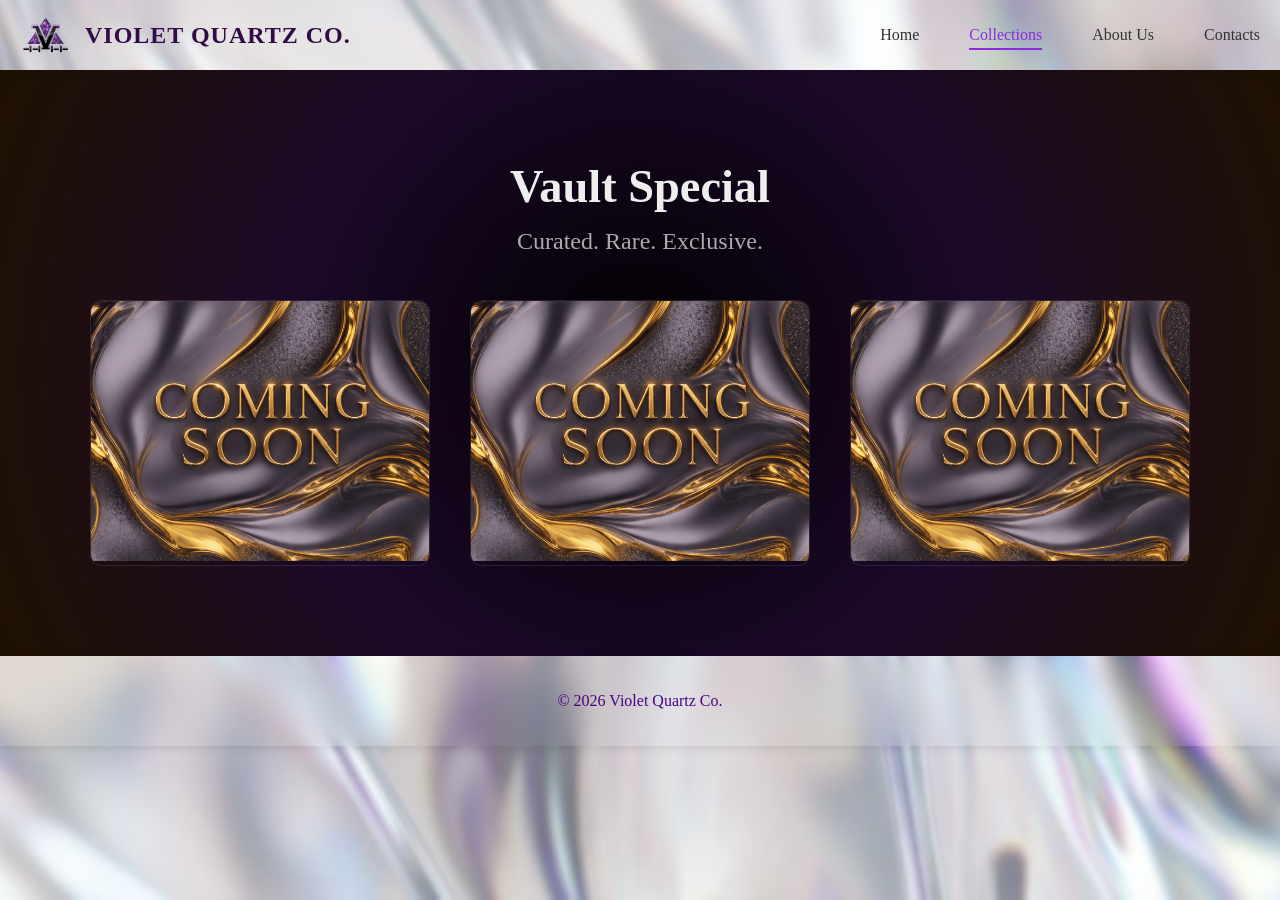
<file: vault.html>
<!DOCTYPE html>
<html lang="en">
<head>
    <link rel="stylesheet" href="css/style.css">
    <meta charset="UTF-8">
    <meta name="viewport" content="width=device-width, initial-scale=1.0">
    <title>Vault Special</title>
</head>
<body>
    <nav class="navbar">
        <div class="nav-container">
            <div class="nav-logo">
                <a href="index.html" class="nav-home-link">
                    <img src="images/logo.png" alt="Logo">
                    <span class="brand-name">Violet Quartz Co.</span>
                </a>
            </div>

            <ul class="nav-links">
                <li><a href="index.html">Home</a></li>

                <li class="dropdown">
                    <a href="collection.html" class="dropbtn active">Collections</a>

                    <ul class="dropdown-content">
                        <li><a href="ring.html">Rings</a></li>
                        <li><a href="necklace.html">Necklaces</a></li>
                        <li><a href="earring.html">Earrings</a></li>
                        <li><a href="bracelet.html">Bracelets</a></li>
                        <li><a href="vault.html" class="active">Vault Special</a></li>
                    </ul>
                </li>

                <li><a href="about.html">About Us</a></li>
                <li><a href="contact.html">Contacts</a></li>
            </ul>
        </div>
    </nav>

    <!-- VAULT SECTION -->
    <section class="vault-section">

        <h1 class="vault-title">Vault Special</h1>
        <p class="vault-sub">Curated. Rare. Exclusive.</p>

        <div class="vault-grid">

            <!-- ITEM -->
            <div class="vault-card clickable"
                data-name="Product 1"
                data-material="Silver, Amethyst"
                data-price="₱2,499"
                data-desc="A rare handcrafted piece with a luminous violet stone.">

                <img src="images/imgEx.png" alt="Amethyst Relic">

                <div class="vault-info">
                    <p class="label">Collection I</p>
                    <h3>PRODUCT 1</h3>
                    <p class="price">₱2,499</p>
                    <button class="buy-btn">Buy Now</button>
                </div>
            </div>

            <!-- ITEM -->
            <div class="vault-card clickable"
                data-name="Product 2"
                data-material="18K Gold Plated"
                data-price="₱2,999"
                data-desc="A luxurious gold piece preserved for exclusivity.">

                <img src="images/imgEx.png" alt="Golden Archive">

                <div class="vault-info">
                    <p class="label">Collection II</p>
                    <h3>PRODUCT 2</h3>
                    <p class="price">₱2,999</p>
                    <button class="buy-btn">Buy Now</button>
                </div>
            </div>

            <!-- ITEM -->
            <div class="vault-card clickable"
                data-name="Product 3"
                data-material="Crystal, Stainless Steel"
                data-price="₱1,999"
                data-desc="A brilliant crystal piece with refined elegance.">

                <img src="images/imgEx.png" alt="Crystal Vault">

                <div class="vault-info">
                    <p class="label">Collection III</p>
                    <h3>PRODUCT 3</h3>
                    <p class="price">₱1,999</p>
                    <button class="buy-btn">Buy Now</button>
                </div>
            </div>

        </div>
    </section>

    <!-- MODAL -->
    <div id="productModal" class="modal">
        <div class="modal-box">
            <span class="close">&times;</span>

            <img id="modalImg">
            <h2 id="modalName"></h2>
            <p id="modalMaterial"></p>
            <p id="modalDesc"></p>
            <p id="modalPrice" class="price"></p>

            <button class="buy-btn">Reserve Now</button>
        </div>
    </div>

    <!-- SCRIPT -->
    <script>
    const modal = document.getElementById("productModal");
    const modalImg = document.getElementById("modalImg");
    const modalName = document.getElementById("modalName");
    const modalMaterial = document.getElementById("modalMaterial");
    const modalDesc = document.getElementById("modalDesc");
    const modalPrice = document.getElementById("modalPrice");

    /* OPEN MODAL */
    document.querySelectorAll(".vault-card").forEach(card => {
        card.addEventListener("click", function () {
            modal.classList.add("show");

            modalImg.src = this.querySelector("img").src;
            modalName.textContent = this.dataset.name;
            modalMaterial.textContent = "Material: " + this.dataset.material;
            modalDesc.textContent = this.dataset.desc;
            modalPrice.textContent = this.dataset.price;
        });
    });

    /* CLOSE MODAL */
    document.querySelector(".close").onclick = () => {
        modal.classList.remove("show");
    };

    modal.addEventListener("click", (e) => {
        if (e.target === modal) modal.classList.remove("show");
    });

    /* BUY BUTTON */
    document.querySelectorAll(".buy-btn").forEach(btn => {
        btn.addEventListener("click", (e) => {
            e.stopPropagation();
            alert("🛒 Purchase feature coming soon!");
        });
    });
    </script>

    <footer class="collection-foot">
        &copy; 2026 Violet Quartz Co.
    </footer>
</body>
</html>
</file>
<file: css/style.css>
* {
    margin: 0;
    padding: 0;
    box-sizing: border-box;
}

:root {
    --primary: #2f0c48;
    --secondary: #8a2be2;
    --accent: #4b0082;
    --glass-bg: rgba(255, 255, 255, 0.1);
    --glass-white: rgba(255, 255, 255, 0.08);
    --shadow-sm: 0 2px 10px rgba(0, 0, 0, 0.1);
    --shadow-md: 0 5px 15px rgba(0, 0, 0, 0.1);
    --transition: all 0.3s ease;
}

/* Navbar ------------------------------------------------------------- */

.nav-container {
    max-width: 1800px;
    margin: 0 auto;
    display: flex;
    justify-content: space-between;
    align-items: center;
    padding: 0 20px;
}

.navbar {
    background-color: rgba(255, 255, 255, 0.251);
    box-shadow: var(--shadow-sm);
    padding: 10px 0;
    position: sticky;
    top: 0;
    z-index: 1000;
}

.nav-logo {
    display: flex;
    align-items: center;
    gap: 15px;
    text-decoration: none;
}

.nav-logo img {
    height: 50px;
    border-radius: 10%;
    object-fit: cover;
}

.nav-home-link {
    text-decoration: none;
    display: contents;
}

.brand-name {
    font-size: 1.5rem;
    font-weight: bold;
    color: #2f0c48;
    letter-spacing: 1px;
    text-transform: uppercase;
}

.nav-links {
    list-style: none;
    display: flex;
    gap: 50px;
    align-items: center;
}

.nav-links a {
    text-decoration: none;
    color: #333;
    font-weight: 500;
    font-size: 1rem;
    transition: all 0.3s ease;
    padding: 5px 0;
    border-bottom: 2px solid transparent;
}

.nav-links a:hover,
.nav-links a.active {
    color: var(--secondary);
    border-bottom: 2px solid var(--secondary);
}

/* Dropdown --------------------------------------------------- */
.dropdown {
    position: relative;
}

.dropdown-content {
    display: none;
    position: absolute;
    background-color: #ffffff;
    min-width: 200px;
    box-shadow: 0px 8px 16px rgba(0,0,0,0.15);
    z-index: 1;
    top: 100%;
    left: 0;
    list-style: none;
    padding: 10px 0;
    border-top: 3px solid var(--accent);
}

.dropdown-content li a {
    color: #333;
    padding: 12px 20px;
    display: block;
    font-size: 0.9rem;
    border-bottom: none;
}

.dropdown-content li a:hover {
    background-color: #f8f4ff;
    color: #8a2be2;
    border-bottom: none;
}

.dropdown:hover .dropdown-content {
    display: block;
}

/* Mobile Responsive ------------------------------------------- */
@media (max-width: 768px) {
    .nav-links {
        gap: 20px;
    }
    .brand-name {
        font-size: 1.1rem;
    }
}

/* Body ------------------------------------------------------------- */
body {
    background-image: url(../images/backgroundff.jpg);
    background-size: cover;
    background-position: center;
    background-attachment: fixed;
    min-height: 100vh;
}

/* homepage----------------------------------------------------------- */
.line-section {
    padding: 100px 0;
}

.line-container {
    max-width: 1200px;
    margin: 0 auto;
    padding: 0 20px;
    text-align: left;
}

.headline {
    font-size: 4rem;
    color: var(--primary);
    margin-bottom: 22px;
    margin-top: 22px;
    text-transform: uppercase;
    letter-spacing: 2px;
}

.sub-headline {
    font-size: 1.25rem;
    line-height: 1.6;
    color: #444;
    max-width: 700px;
    margin-bottom: 60px;
    font-style: italic;
    font-weight: 400;
}

.line-container {
    max-width: 1200px;
    margin: 0 auto;
    padding: 0 20px;
    text-align: left;
}

/* UTILITY CLASSES */
.cta-btn {
    display: inline-block;
    padding: 12px 30px;
    background: var(--primary);
    color: white;
    text-decoration: none;
    font-weight: bold;
    border-radius: 5px;
    transition: var(--transition);
}

.cta-btn:hover {
    background: var(--secondary);
}

/* Collection --------------------------------------------------- */
.main-nav ul {
    list-style: none;
    display: flex;
    gap: 2rem;
}

.main-nav a {
    text-decoration: none;
    color: #4B0082;
    font-weight: bold;
    padding-bottom: 0.25rem;
}

.main-nav a.active {
    border-bottom: 2px solid var(--secondary); /* Violet underline for active page */
}

/* --- Page Container --- */
.page-container {
    flex: 1;
    display: flex;
    width: 100%;
}

/* --- Side Panels --- */
.side-panel {
    width: 300px;
    flex-shrink: 0;
    display: flex;
    justify-content: center;
    align-items: center;
    overflow: hidden; /* Prevent image overflow */
}

.left-panel,
.right-panel {
    box-shadow: var(--shadow-sm);
}

.side-panel img {
    width: 100%;
    height: 100%;
    object-fit: cover; /* Important: prevents stretching */
}

/* --- Collection Links --- */
.collection-links-container {
    flex: 1; /* Central links occupy the middle space */
    display: flex;
    justify-content: center;
    align-items: center;
}

.links-list {
    display: flex;
    flex-direction: column;
    gap: 1.5rem;
    width: 350px; /* Keep links in a tidy stack */
    padding: 1.50rem;
    border-radius: 10px;
}

.collection-link {
    display: block;
    padding: 1.80rem;
    background-color: #2a0049; /* Solid violet for link boxes */
    color: #fff;
    text-decoration: none;
    text-align: center;
    font-family: 'Major Mono Display', monospace; /* The distinctive font style */
    font-size: 1.5rem;
    letter-spacing: 0.1em;
    border-radius: 5px;
    border: 1px solid transparent;
    transition: all 0.3s ease;
}

.collection-link:hover {
    background-color: #8A2BE2; /* Brighter violet on hover */
    transform: translateY(-2px); /* Subtle lift effect */
}

/* Vault Special Highlight */
.collection-link.highlight {
    background-color: rgba(75, 0, 130, 0.6); /* Slightly more transparent/special version */
    border: 2px solid #8A2BE2; /* Stronger border to stand out */
}

/* About ------------------------------------------------------- */

.about-compact {
    height: 80vh;
    display: flex;
    justify-content: center;
    align-items: center;
    background: linear-gradient(rgba(47,12,72,0.85), rgba(0,0,0,0.7));

}

/* ===== GLASS BOX ===== */
.about-box {
    background: rgba(255,255,255,0.08);
    backdrop-filter: blur(12px);
    padding: 70px;
    border-radius: 15px;
    text-align: center;
    color: white;
    max-width: 1000px;
    width: 95%;
}

/* TITLE */
.about-box h1 {
    font-size: 3rem;
}

.tagline {
    font-size: 1.50rem;
    margin: 10px 0 20px;
    opacity: 0.9;
}

/* GRID */
.about-grid {
    display: grid;
    grid-template-columns: repeat(3, 1fr);
    gap: 15px;
}

/* ITEMS */
.about-item {
    background: rgba(255,255,255,0.1);
    padding: 40px;
    border-radius: 10px;
    font-size: 1rem;
    transition: 0.3s;
    margin-bottom: 30px;
    letter-spacing: 0.50px;
    color: #f3d7ff;
}

.about-item h3 {
    font-size: 1.50rem;
    color: #ffffff;
}

.about-item:hover {
    transform: translateY(-5px);
}



/* ===== RESPONSIVE ===== */
@media (max-width: 768px) {
    .about-grid {
        grid-template-columns: 1fr;
    }

    .about-compact {
        height: auto;
        padding: 100px 15px 60px;
    }

    footer {
        position: static;
    }
}

/* Contacts ---------------------------------------------------- */

/* Contact Hero */
.contact-hero {
    position: relative;
    height: 30vh;
    background: linear-gradient(rgba(47,12,72,0.85), rgba(0,0,0,0.7));
    display: flex;
    align-items: center;
    justify-content: center;
    text-align: center;
    color: #fff;
}

.contact-hero .overlay {
    position: absolute;
    width: 100%;
    height: 100%;
    background: rgba(47, 12, 72, 0.101);
}

/* Contact Section */
.contact-section {
    padding: 70px 20px;
    background: #ffffffd9;
    backdrop-filter: blur(10px);
}

.contact-container {
    max-width: 1100px;
    margin: auto;
    display: grid;
    grid-template-columns: 1fr 1fr;
    gap: 50px;
}

/* Contact Info */
.contact-info h2 {
    color: #2f0c48;
    margin-bottom: 20px;
}

/* Hero content - assuming used in contact or other pages */

.hero-content h1 {
    color: white;
    font-size: 3rem;
    line-height: 1.2;
    
}

.hero-content p {
    color: #f6bdff;
    font-size: 1.50rem;
}

.contact-info p {
    margin-bottom: 10px;
    color: #444;
}

/* Contact Form */
.contact-form h2 {
    margin-bottom: 20px;
    color: #2f0c48;
}

/* ===== SOCIAL LINKS ===== */
.social-links {
    margin-top: 20px;
}

.social-links h3 {
    margin-bottom: 10px;
    color: #2f0c48;
}

.social {
    display: block;
    text-decoration: none;
    margin: 6px 0;
    padding: 10px;
    border-radius: 6px;
    color: white;
    font-size: 0.9rem;
    transition: 0.3s;
}

/* PLATFORM COLORS */
.fb {
    background: #1877f2;
}

.ig {
    background: linear-gradient(45deg, #feda75, #d62976, #962fbf);
}

.tt {
    background: #000;
}

/* HOVER EFFECT */
.social:hover {
    opacity: 0.8;
    transform: translateX(5px);
}

.input-group {
    margin-bottom: 15px;
}

.input-group input,
.input-group textarea {
    width: 100%;
    padding: 12px;
    border: 1px solid #ccc;
    border-radius: 5px;
    font-size: 1rem;
    outline: none;
    transition: 0.3s;
}

.input-group input:focus,
.input-group textarea:focus {
    border-color: #8a2be2;
    box-shadow: 0 0 5px rgba(138, 43, 226, 0.3);
}

/* Responsive */
@media (max-width: 768px) {
    .contact-container {
        grid-template-columns: 1fr;
    }
}

/* Footer ------------------------------------------------------ */

/* Footer Classes (kept for backward compatibility with HTML) */
.index-foot, .collection-foot, .about-foot, .contact-foot {
    height: 10vh;
    display: flex;
    align-items: center;
    justify-content: center;
    color: var(--accent);
    backdrop-filter: blur(10px);
    box-shadow: var(--shadow-sm);
}

.index-foot { margin-top: 70px; }
.collection-foot, .contact-foot { margin-top: 0; }

#success-message {
    display: none;
    color: rgb(164, 0, 179);
    font-weight: bold;
}

/* ===== SECTION ============================================================= */
.product-section {
    padding: 40px 20px;
    text-align: center;
}

.section-title {
    font-size: 2.5rem;
    color: #2f0c48;
}

/* ===== GRID ===== */
.product-container {
    display: grid;
    grid-template-columns: repeat(3, 1fr);
    gap: 60px;
    max-width: 1100px;
    margin: 30px auto;
}

/* ===== CARD ===== */
.product-card {
    background: white;
    border-radius: 12px;
    padding: 15px;
    box-shadow: 0 5px 15px rgba(0,0,0,0.1);
    transition: 0.3s;
}

.product-card:hover {
    transform: translateY(-8px);
}

.product-card img {
    width: 100%;
    height: 220px;
    object-fit: cover;
    border-radius: 10px;
    cursor: pointer;
}

.product-card h3 {
    color: #2f0c48;
}

.material {
    font-size: 0.85rem;
    color: #777;
    margin-bottom: 10px;
}

.desc {
    font-size: 0.9rem;
    margin-bottom: 5px;
}

.price {
    font-weight: bold;
    color: #8a2be2;
    margin-bottom: 5px;
}

/* ===== BUTTON ===== */
.buy-btn {
    width: 100%;
    padding: 10px;
    background: #2f0c48;
    color: white;
    border: none;
    border-radius: 6px;
    cursor: pointer;
}

.buy-btn:hover {
    background: #8a2be2;
}


/* ===== MODAL ===== */
.modal {
    display: none;
    position: fixed;
    inset: 0;
    background: rgba(0,0,0,0.7);
}

.modal.show {
    display: flex;
    justify-content: center;
    align-items: center;
}

.modal-box {
    background: white;
    padding: 20px;
    width: 90%;
    max-width: 400px;
    border-radius: 12px;
    text-align: center;
    position: relative;
}

.modal-box img {
    width: 100%;
    border-radius: 10px;
}

.close {
    position: absolute;
    top: 10px;
    right: 15px;
    font-size: 25px;
    cursor: pointer;
}

/* ===== RESPONSIVE ===== */
@media (max-width: 768px) {
    .product-container {
        grid-template-columns: 1fr;
    }
}

/* =========================================================
   VAULT SECTION
========================================================= */
.vault-section {
    padding: 90px 30px;
    text-align: center;
    background: radial-gradient(circle, #000000, #1c0929, #1f1100);
    color: #eee;
}

.vault-title {
    font-size: 2.90rem;
    margin-bottom: 15px;
}

.vault-sub {
    color: #aaa;
    margin-bottom: 45px;
    font-size: 1.5rem;
}

/* GRID */
.vault-grid {
    display: grid;
    grid-template-columns: repeat(3, 1fr);
    gap: 40px;
    max-width: 1100px;
    margin: auto;
}

/* CARD */
.vault-card {
    position: relative;
    overflow: hidden;
    border-radius: 12px;
    background: rgba(17, 7, 36, 0.05);
    border: 1px solid rgba(255,255,255,0.1);
    cursor: pointer;
    transition: 0.4s;
}

/* IMAGE */
.vault-card img {
    width: 100%;
    height: 260px;
    object-fit: cover;
    transition: 0.5s;
}

/* INFO PANEL */
.vault-info {
    position: absolute;
    bottom: 0;
    width: 100%;
    padding: 15px;
    background: linear-gradient(transparent, rgba(69, 18, 100, 0.9));
    transform: translateY(100%);
    transition: 0.4s;
    pointer-events: none;
}

.vault-card:hover .vault-info {
    transform: translateY(0);
    pointer-events: auto;
}

/* TEXT */
.label {
    font-size: 0.7rem;
    letter-spacing: 2px;
    color: #bbb;
}

.vault-info h3 {
    margin: 5px 0;
}

.price {
    color: #8a2be2;
    font-weight: bold;
}

/* HOVER EFFECT */
.vault-card:hover {
    transform: translateY(-8px);
    box-shadow: 0 0 25px rgba(138,43,226,0.6);
}

.vault-card:hover img {
    transform: scale(1.1);
    filter: brightness(1.2);
}

/* BUTTON */
.buy-btn {
    width: 100%;
    margin-top: 10px;
    padding: 8px;
    background: #2f0c48;
    color: white;
    border: none;
    border-radius: 5px;
    cursor: pointer;
    transition: 0.3s;
}

.buy-btn:hover {
    background: #8a2be2;
}

/* =========================================================
   MODAL
========================================================= */
.modal {
    display: none;
    position: fixed;
    inset: 0;
    background: rgba(0,0,0,0.8);
}

.modal.show {
    display: flex;
    justify-content: center;
    align-items: center;
}

.modal-box {
    background: #ffffffa8;
    padding: 20px;
    border-radius: 12px;
    width: 90%;
    max-width: 400px;
    text-align: center;
    position: relative;
}

.modal-box img {
    width: 100%;
    border-radius: 10px;
    margin-bottom: 15px;
}

.close {
    position: absolute;
    top: 10px;
    right: 15px;
    font-size: 24px;
    cursor: pointer;
    color: white;
}

/* =========================================================
   RESPONSIVE
========================================================= */
@media (max-width: 992px) {
    .vault-grid {
        grid-template-columns: repeat(2, 1fr);
    }
}

@media (max-width: 768px) {
    .vault-grid {
        grid-template-columns: 1fr;
    }
}
</file>
